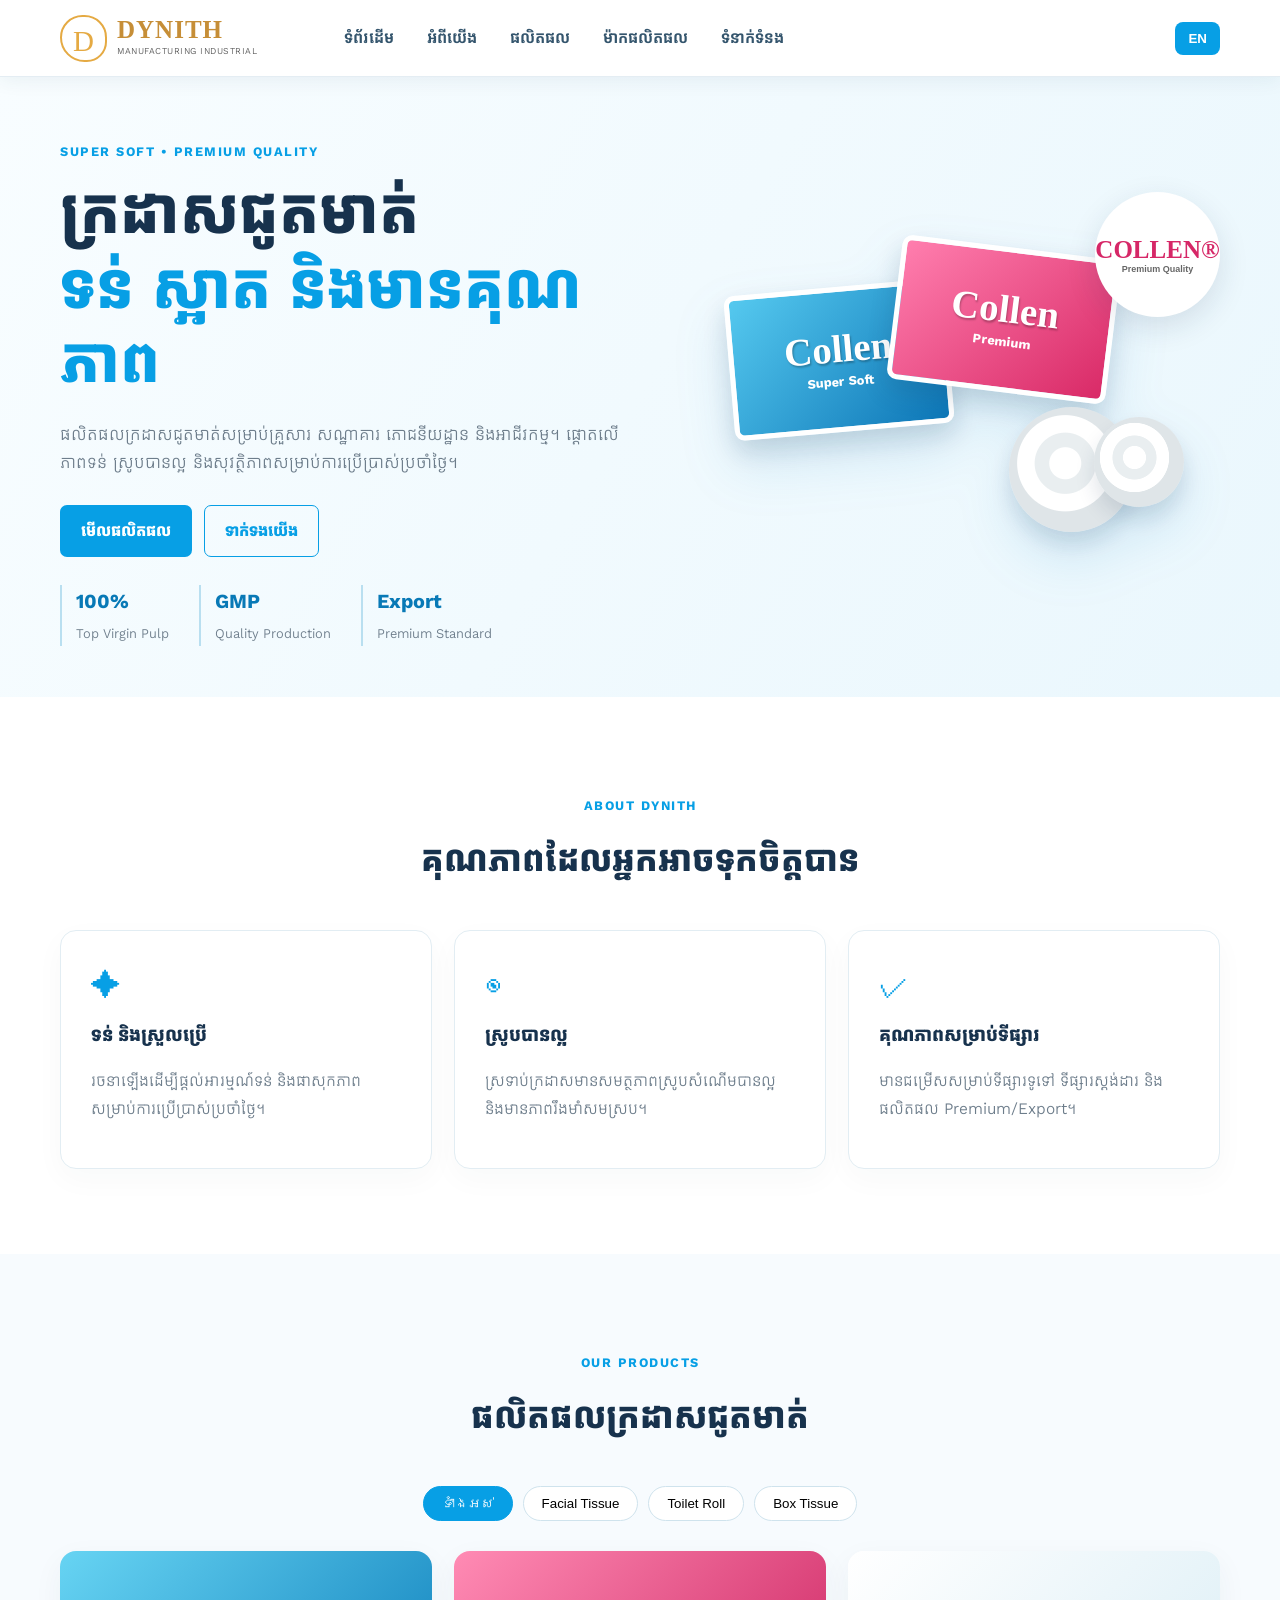
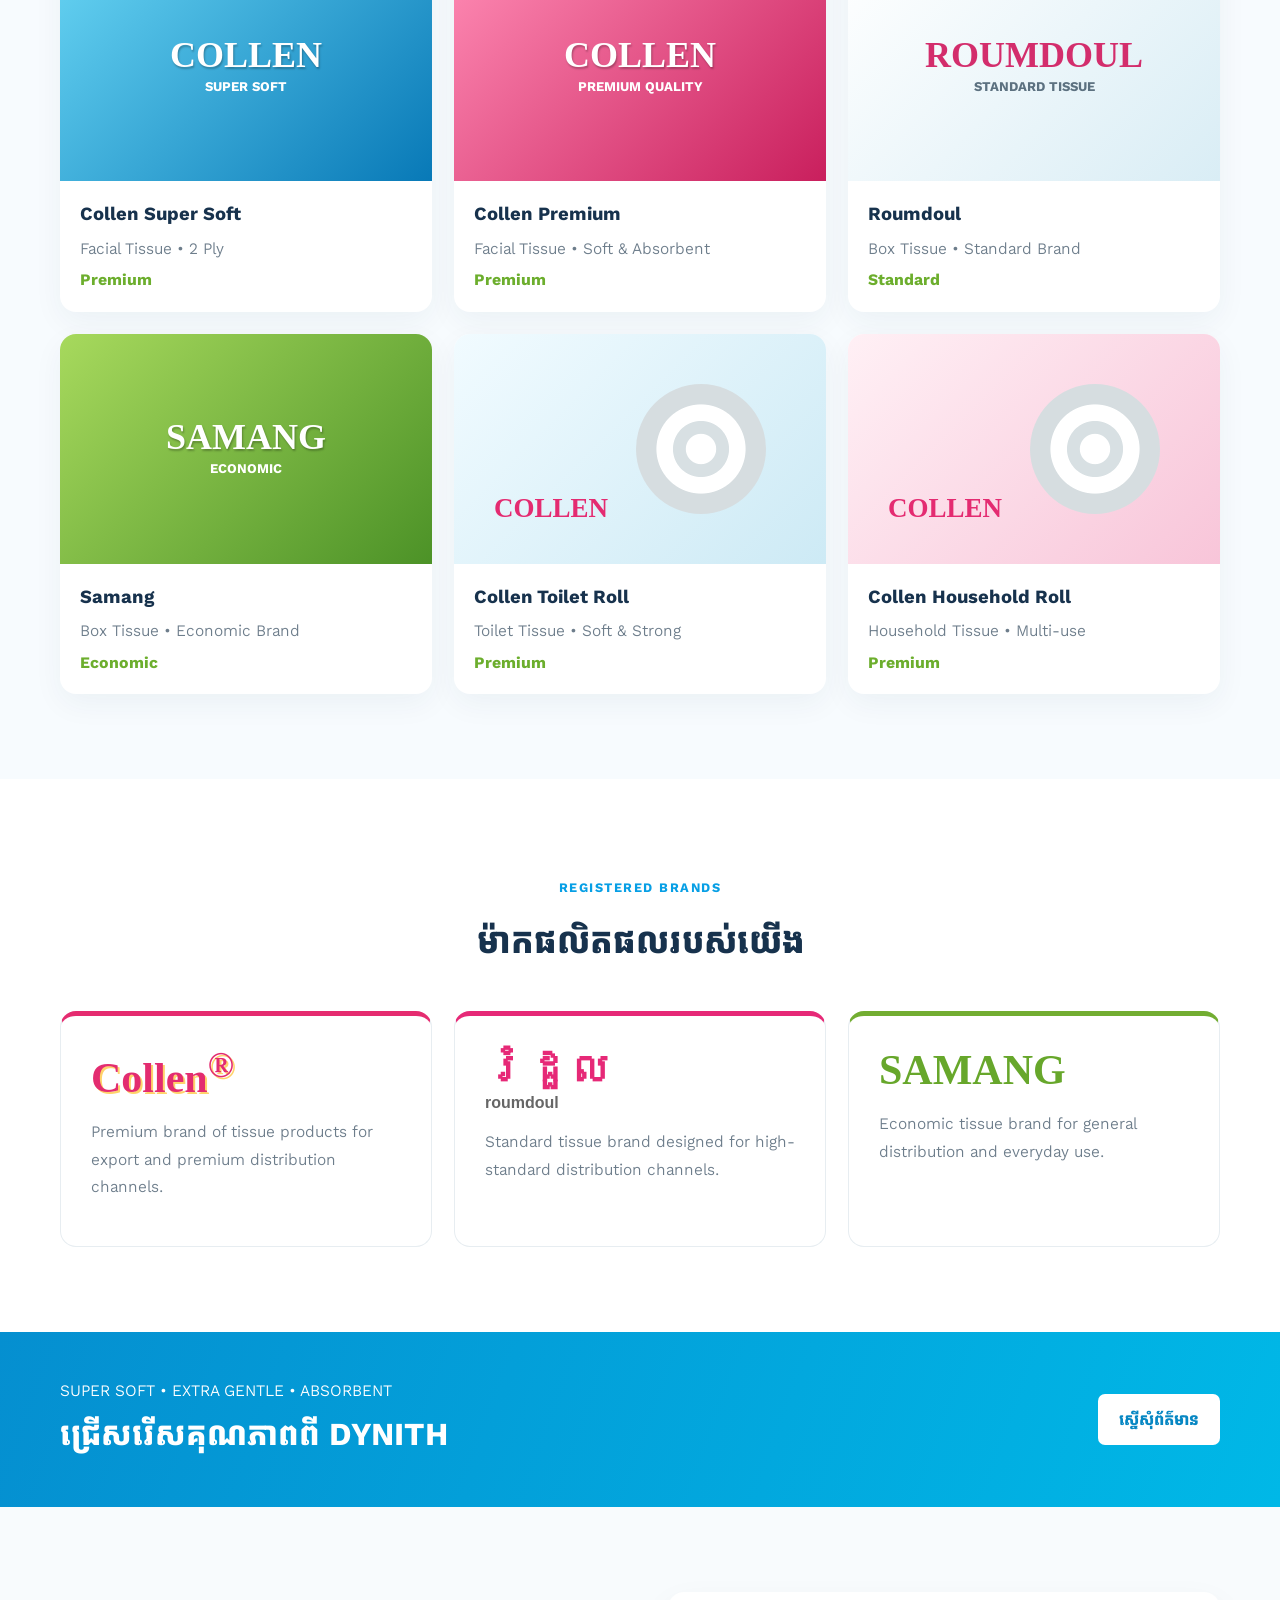
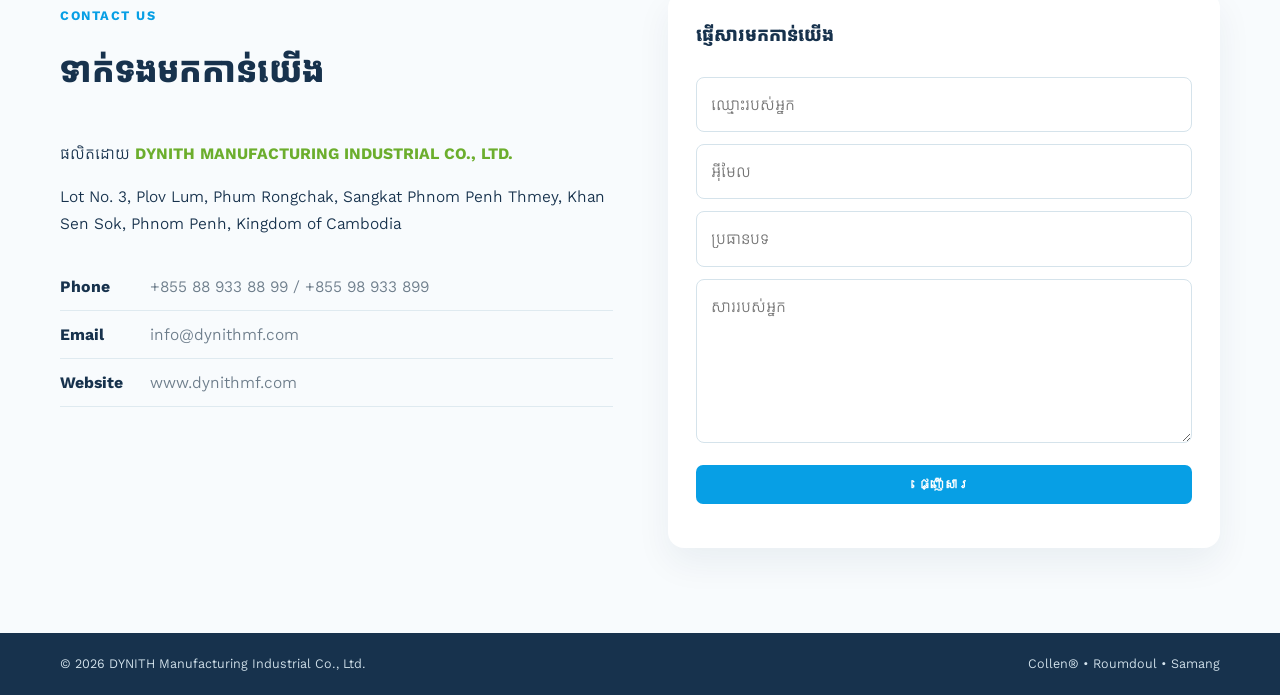
<file: index.html>
<!DOCTYPE html>
<html lang="km">
<head>
  <meta charset="UTF-8">
  <meta name="viewport" content="width=device-width, initial-scale=1.0">
  <title>Dynith Manufacturing Industrial Co., Ltd. | Tissue Products</title>
  <link rel="stylesheet" href="style.css">
</head>
<body>
  <header class="topbar">
    <div class="container nav-wrap">
      <a class="brand" href="#home">
        <div class="brand-mark">D</div>
        <div>
          <strong>DYNITH</strong>
          <span>MANUFACTURING INDUSTRIAL</span>
        </div>
      </a>
      <button class="menu-btn" id="menuBtn">☰</button>
      <nav id="mainNav">
        <a href="#home" data-km="ទំព័រដើម" data-en="Home">ទំព័រដើម</a>
        <a href="#about" data-km="អំពីយើង" data-en="About Us">អំពីយើង</a>
        <a href="#products" data-km="ផលិតផល" data-en="Products">ផលិតផល</a>
        <a href="#brands" data-km="ម៉ាកផលិតផល" data-en="Brands">ម៉ាកផលិតផល</a>
        <a href="#contact" data-km="ទំនាក់ទំនង" data-en="Contact Us">ទំនាក់ទំនង</a>
      </nav>
      <button class="lang-btn" id="langBtn">EN</button>
    </div>
  </header>

  <main id="home">
    <section class="hero">
      <div class="container hero-grid">
        <div class="hero-copy">
          <p class="eyebrow">SUPER SOFT • PREMIUM QUALITY</p>
          <h1>ក្រដាសជូតមាត់ <span>ទន់ ស្អាត និងមានគុណភាព</span></h1>
          <p class="lead">ផលិតផលក្រដាសជូតមាត់សម្រាប់គ្រួសារ សណ្ឋាគារ ភោជនីយដ្ឋាន និងអាជីវកម្ម។ ផ្តោតលើភាពទន់ ស្រូបបានល្អ និងសុវត្ថិភាពសម្រាប់ការប្រើប្រាស់ប្រចាំថ្ងៃ។</p>
          <div class="hero-actions">
            <a href="#products" class="btn primary">មើលផលិតផល</a>
            <a href="#contact" class="btn outline">ទាក់ទងយើង</a>
          </div>
          <div class="quality">
            <div><b>100%</b><small>Top Virgin Pulp</small></div>
            <div><b>GMP</b><small>Quality Production</small></div>
            <div><b>Export</b><small>Premium Standard</small></div>
          </div>
        </div>
        <div class="hero-product">
          <div class="floating-badge">COLLEN®<small>Premium Quality</small></div>
          <div class="tissue-display">
            <div class="pack pack-blue"><b>Collen</b><span>Super Soft</span></div>
            <div class="pack pack-pink"><b>Collen</b><span>Premium</span></div>
            <div class="roll"><div></div></div>
            <div class="roll small"><div></div></div>
          </div>
        </div>
      </div>
    </section>

    <section id="about" class="section">
      <div class="container">
        <div class="section-title">
          <p>ABOUT DYNITH</p>
          <h2>គុណភាពដែលអ្នកអាចទុកចិត្តបាន</h2>
        </div>
        <div class="about-grid">
          <div class="about-card">
            <div class="icon">✦</div>
            <h3>ទន់ និងស្រួលប្រើ</h3>
            <p>រចនាឡើងដើម្បីផ្តល់អារម្មណ៍ទន់ និងផាសុកភាពសម្រាប់ការប្រើប្រាស់ប្រចាំថ្ងៃ។</p>
          </div>
          <div class="about-card">
            <div class="icon">◉</div>
            <h3>ស្រូបបានល្អ</h3>
            <p>ស្រទាប់ក្រដាសមានសមត្ថភាពស្រូបសំណើមបានល្អ និងមានភាពរឹងមាំសមស្រប។</p>
          </div>
          <div class="about-card">
            <div class="icon">✓</div>
            <h3>គុណភាពសម្រាប់ទីផ្សារ</h3>
            <p>មានជម្រើសសម្រាប់ទីផ្សារទូទៅ ទីផ្សារស្តង់ដារ និងផលិតផល Premium/Export។</p>
          </div>
        </div>
      </div>
    </section>

    <section id="products" class="section products-section">
      <div class="container">
        <div class="section-title">
          <p>OUR PRODUCTS</p>
          <h2>ផលិតផលក្រដាសជូតមាត់</h2>
        </div>
        <div class="filters">
          <button class="filter active" data-filter="all">ទាំងអស់</button>
          <button class="filter" data-filter="facial">Facial Tissue</button>
          <button class="filter" data-filter="roll">Toilet Roll</button>
          <button class="filter" data-filter="box">Box Tissue</button>
        </div>
        <div class="product-grid" id="productGrid">
          <article class="product-card" data-category="facial">
            <div class="product-art blue"><span>COLLEN</span><small>SUPER SOFT</small></div>
            <div class="product-info"><h3>Collen Super Soft</h3><p>Facial Tissue • 2 Ply</p><strong>Premium</strong></div>
          </article>
          <article class="product-card" data-category="facial">
            <div class="product-art pink"><span>COLLEN</span><small>PREMIUM QUALITY</small></div>
            <div class="product-info"><h3>Collen Premium</h3><p>Facial Tissue • Soft & Absorbent</p><strong>Premium</strong></div>
          </article>
          <article class="product-card" data-category="box">
            <div class="product-art white"><span>ROUMDOUL</span><small>STANDARD TISSUE</small></div>
            <div class="product-info"><h3>Roumdoul</h3><p>Box Tissue • Standard Brand</p><strong>Standard</strong></div>
          </article>
          <article class="product-card" data-category="box">
            <div class="product-art green"><span>SAMANG</span><small>ECONOMIC</small></div>
            <div class="product-info"><h3>Samang</h3><p>Box Tissue • Economic Brand</p><strong>Economic</strong></div>
          </article>
          <article class="product-card" data-category="roll">
            <div class="product-art roll-art"><div class="big-roll"></div><span>COLLEN</span></div>
            <div class="product-info"><h3>Collen Toilet Roll</h3><p>Toilet Tissue • Soft & Strong</p><strong>Premium</strong></div>
          </article>
          <article class="product-card" data-category="roll">
            <div class="product-art roll-art pink-bg"><div class="big-roll"></div><span>COLLEN</span></div>
            <div class="product-info"><h3>Collen Household Roll</h3><p>Household Tissue • Multi-use</p><strong>Premium</strong></div>
          </article>
        </div>
      </div>
    </section>

    <section id="brands" class="section brands-section">
      <div class="container">
        <div class="section-title">
          <p>REGISTERED BRANDS</p>
          <h2>ម៉ាកផលិតផលរបស់យើង</h2>
        </div>
        <div class="brand-grid">
          <div class="brand-card coll"><div class="brand-logo">Collen<sup>®</sup></div><p>Premium brand of tissue products for export and premium distribution channels.</p></div>
          <div class="brand-card rom"><div class="brand-logo">រំដួល <span>roumdoul</span></div><p>Standard tissue brand designed for high-standard distribution channels.</p></div>
          <div class="brand-card sam"><div class="brand-logo">SAMANG</div><p>Economic tissue brand for general distribution and everyday use.</p></div>
        </div>
      </div>
    </section>

    <section class="cta">
      <div class="container cta-inner">
        <div><p>SUPER SOFT • EXTRA GENTLE • ABSORBENT</p><h2>ជ្រើសរើសគុណភាពពី DYNITH</h2></div>
        <a class="btn light" href="#contact">ស្នើសុំព័ត៌មាន</a>
      </div>
    </section>

    <section id="contact" class="section contact-section">
      <div class="container contact-grid">
        <div>
          <div class="section-title left"><p>CONTACT US</p><h2>ទាក់ទងមកកាន់យើង</h2></div>
          <p>ផលិតដោយ <b class="green-text">DYNITH MANUFACTURING INDUSTRIAL CO., LTD.</b></p>
          <p>Lot No. 3, Plov Lum, Phum Rongchak, Sangkat Phnom Penh Thmey, Khan Sen Sok, Phnom Penh, Kingdom of Cambodia</p>
          <div class="contact-list">
            <div><b>Phone</b><span>+855 88 933 88 99 / +855 98 933 899</span></div>
            <div><b>Email</b><span>info@dynithmf.com</span></div>
            <div><b>Website</b><span>www.dynithmf.com</span></div>
          </div>
        </div>
        <form id="contactForm" class="contact-form">
          <h3>ផ្ញើសារមកកាន់យើង</h3>
          <input required type="text" placeholder="ឈ្មោះរបស់អ្នក">
          <input required type="email" placeholder="អ៊ីមែល">
          <input type="text" placeholder="ប្រធានបទ">
          <textarea required rows="5" placeholder="សាររបស់អ្នក"></textarea>
          <button class="btn primary" type="submit">ផ្ញើសារ</button>
          <p id="formMsg"></p>
        </form>
      </div>
    </section>
  </main>

  <footer>
    <div class="container footer-inner">
      <span>© 2026 DYNITH Manufacturing Industrial Co., Ltd.</span>
      <span>Collen® • Roumdoul • Samang</span>
    </div>
  </footer>
  <script src="script.js"></script>
</body>
</html>
</file>
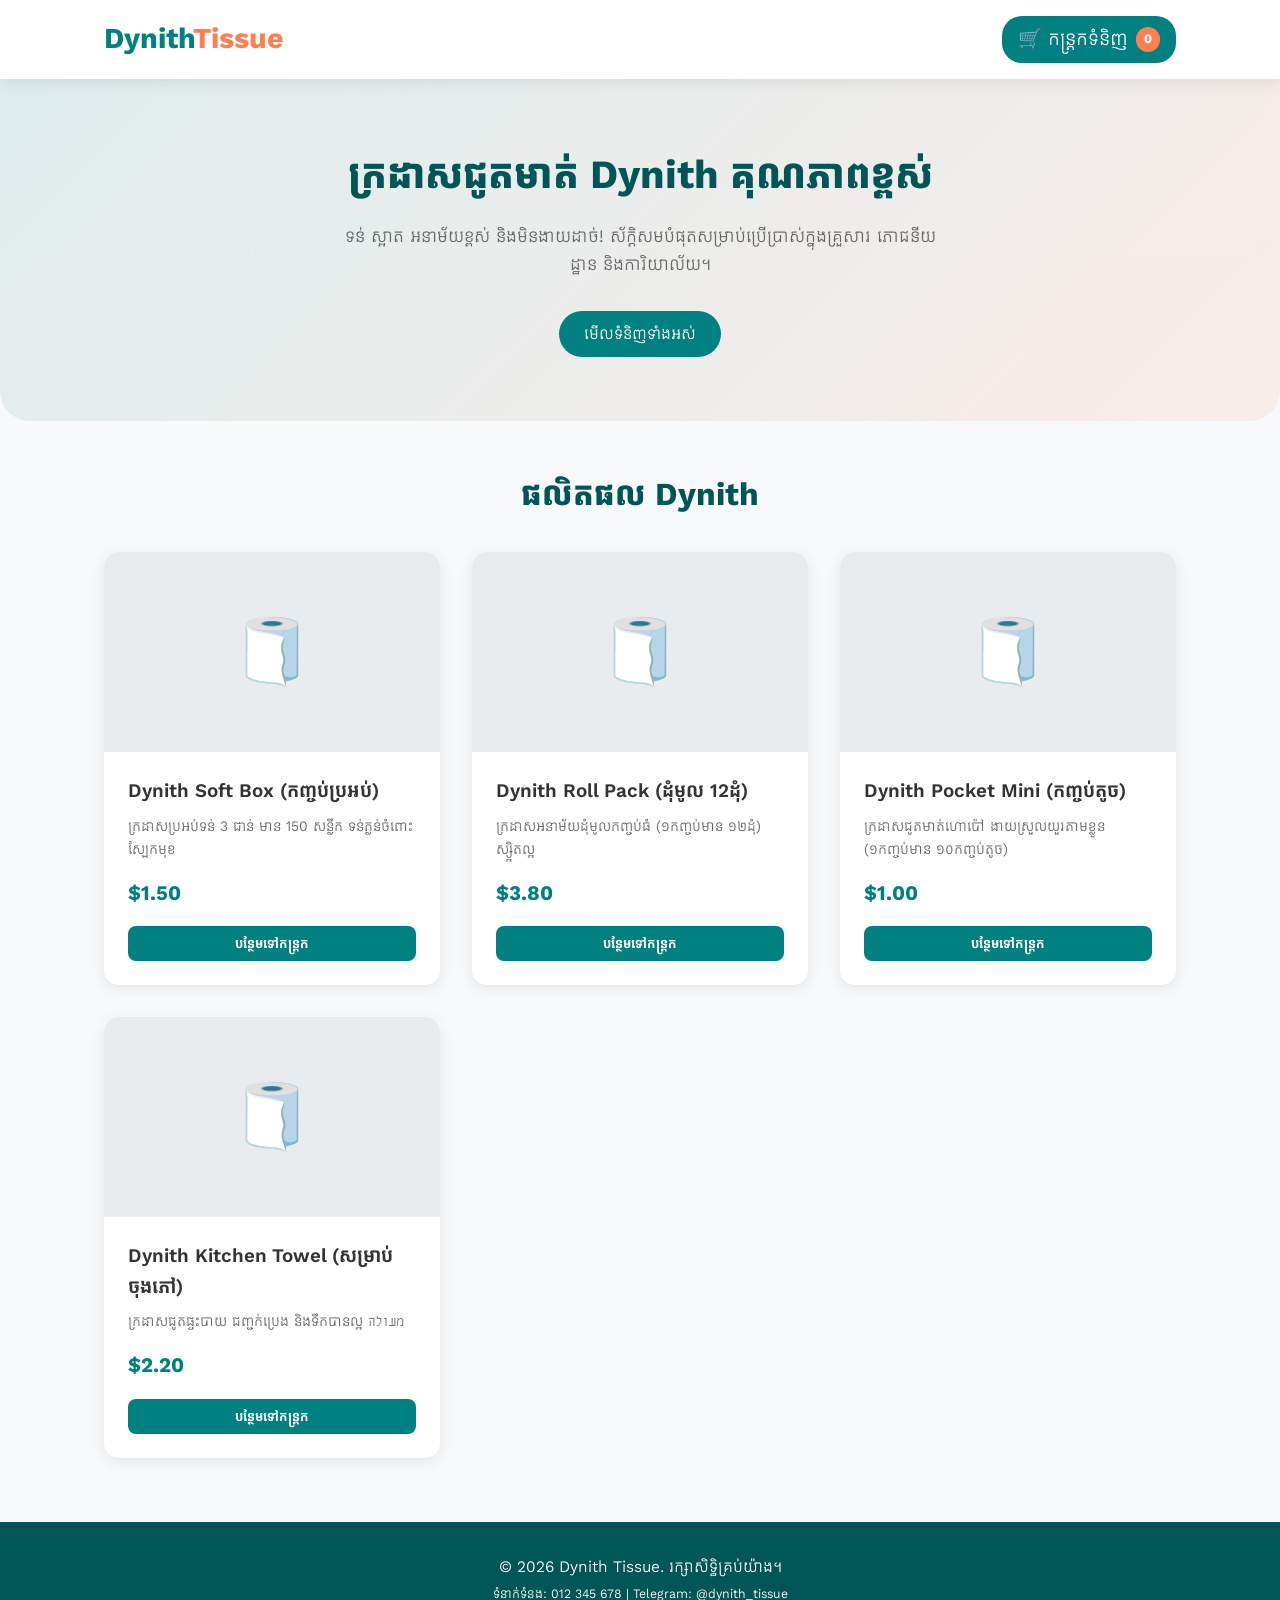
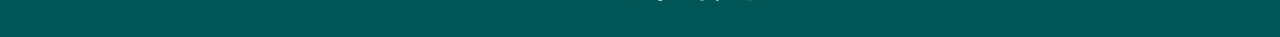
<file: website.html>
<!DOCTYPE html>
<html lang="km">
<head>
    <meta charset="UTF-8">
    <meta name="viewport" content="width=device-width, initial-scale=1.0">
    <title>Dynith Tissue - ក្រដាសជូតមាត់គុណភាពខ្ពស់</title>
    <!-- Google Fonts for Khmer -->
    <link href="https://fonts.googleapis.com/css2?family=Kantumruy+Pro:wght@300;400;600;700&display=swap" rel="stylesheet">
    
    <style>
        /* ================= CSS STYLES ================= */
        :root {
            --primary-color: #008080; /* Teal/Cyan-green tone */
            --primary-dark: #005656;
            --accent-color: #ff7f50;
            --bg-light: #f8f9fa;
            --text-color: #333;
            --white: #ffffff;
            --shadow: 0 4px 15px rgba(0,0,0,0.08);
        }

        * {
            box-sizing: border-box;
            margin: 0;
            padding: 0;
            font-family: 'Kantumruy Pro', sans-serif;
        }

        body {
            background-color: var(--bg-light);
            color: var(--text-color);
            line-height: 1.6;
        }

        /* Header / Navigation */
        header {
            background-color: var(--white);
            box-shadow: var(--shadow);
            position: sticky;
            top: 0;
            z-index: 100;
        }

        .navbar {
            display: flex;
            justify-content: space-between;
            align-items: center;
            padding: 1rem 5%;
            max-width: 1200px;
            margin: 0 auto;
        }

        .logo {
            font-size: 1.8rem;
            font-weight: 700;
            color: var(--primary-color);
            text-decoration: none;
        }

        .logo span {
            color: var(--accent-color);
        }

        .cart-icon {
            position: relative;
            cursor: pointer;
            font-size: 1.2rem;
            background: var(--primary-color);
            color: var(--white);
            padding: 8px 16px;
            border-radius: 20px;
            display: flex;
            align-items: center;
            gap: 8px;
        }

        .cart-count {
            background: var(--accent-color);
            color: white;
            border-radius: 50%;
            padding: 2px 8px;
            font-size: 0.8rem;
            font-weight: bold;
        }

        /* Hero Banner */
        .hero {
            background: linear-gradient(135deg, rgba(0,128,128,0.1), rgba(255,127,80,0.1));
            padding: 4rem 5%;
            text-align: center;
            border-bottom-left-radius: 30px;
            border-bottom-right-radius: 30px;
        }

        .hero h1 {
            font-size: 2.5rem;
            color: var(--primary-dark);
            margin-bottom: 1rem;
        }

        .hero p {
            font-size: 1.1rem;
            color: #666;
            max-width: 600px;
            margin: 0 auto 2rem;
        }

        .btn {
            background-color: var(--primary-color);
            color: var(--white);
            padding: 10px 25px;
            border: none;
            border-radius: 25px;
            font-size: 1rem;
            cursor: pointer;
            transition: 0.3s;
            text-decoration: none;
            display: inline-block;
        }

        .btn:hover {
            background-color: var(--primary-dark);
        }

        /* Product Section */
        .container {
            max-width: 1200px;
            margin: 3rem auto;
            padding: 0 5%;
        }

        .section-title {
            text-align: center;
            font-size: 2rem;
            color: var(--primary-dark);
            margin-bottom: 2rem;
            position: relative;
        }

        .products-grid {
            display: grid;
            grid-template-columns: repeat(auto-fit, minmax(280px, 1fr));
            gap: 2rem;
        }

        .product-card {
            background: var(--white);
            border-radius: 15px;
            overflow: hidden;
            box-shadow: var(--shadow);
            transition: transform 0.3s ease;
            display: flex;
            flex-direction: column;
            justify-content: space-between;
        }

        .product-card:hover {
            transform: translateY(-5px);
        }

        .product-img {
            width: 100%;
            height: 200px;
            background-color: #e9ecef;
            display: flex;
            align-items: center;
            justify-content: center;
            font-size: 4rem;
        }

        .product-info {
            padding: 1.5rem;
            flex-grow: 1;
            display: flex;
            flex-direction: column;
            justify-content: space-between;
        }

        .product-title {
            font-size: 1.2rem;
            font-weight: 600;
            margin-bottom: 0.5rem;
        }

        .product-desc {
            font-size: 0.9rem;
            color: #666;
            margin-bottom: 1rem;
        }

        .product-price {
            font-size: 1.3rem;
            font-weight: 700;
            color: var(--primary-color);
            margin-bottom: 1rem;
        }

        .add-to-cart-btn {
            width: 100%;
            background-color: var(--primary-color);
            color: white;
            border: none;
            padding: 10px;
            border-radius: 8px;
            font-weight: 600;
            cursor: pointer;
            transition: background 0.2s;
        }

        .add-to-cart-btn:hover {
            background-color: var(--primary-dark);
        }

        /* Cart Modal Drawer */
        .cart-modal {
            position: fixed;
            top: 0;
            right: -100%;
            width: 350px;
            height: 100%;
            background: var(--white);
            box-shadow: -5px 0 15px rgba(0,0,0,0.1);
            transition: 0.3s ease;
            z-index: 101;
            padding: 2rem;
            display: flex;
            flex-direction: column;
        }

        .cart-modal.active {
            right: 0;
        }

        .cart-header {
            display: flex;
            justify-content: space-between;
            align-items: center;
            border-bottom: 1px solid #eee;
            padding-bottom: 1rem;
            margin-bottom: 1rem;
        }

        .close-cart {
            cursor: pointer;
            font-size: 1.5rem;
            background: none;
            border: none;
        }

        .cart-items {
            flex-grow: 1;
            overflow-y: auto;
        }

        .cart-item {
            display: flex;
            justify-content: space-between;
            align-items: center;
            margin-bottom: 1rem;
            padding-bottom: 0.5rem;
            border-bottom: 1px solid #f0f0f0;
        }

        .cart-footer {
            border-top: 1px solid #eee;
            padding-top: 1rem;
        }

        .total-price {
            font-size: 1.2rem;
            font-weight: bold;
            display: flex;
            justify-content: space-between;
            margin-bottom: 1rem;
        }

        /* Overlay */
        .overlay {
            position: fixed;
            top: 0;
            left: 0;
            width: 100%;
            height: 100%;
            background: rgba(0,0,0,0.4);
            display: none;
            z-index: 100;
        }

        .overlay.active {
            display: block;
        }

        /* Footer */
        footer {
            background-color: var(--primary-dark);
            color: var(--white);
            text-align: center;
            padding: 2rem;
            margin-top: 4rem;
        }

        /* Responsive */
        @media (max-width: 500px) {
            .cart-modal {
                width: 100%;
            }
        }
    </style>
</head>
<body>

    <!-- Overlay -->
    <div class="overlay" id="overlay" onclick="toggleCart()"></div>

    <!-- Header Navigation -->
    <header>
        <div class="navbar">
            <a href="#" class="logo">Dynith<span>Tissue</span></a>
            <div class="cart-icon" onclick="toggleCart()">
                🛒 កន្ត្រកទំនិញ
                <span class="cart-count" id="cartCount">0</span>
            </div>
        </div>
    </header>

    <!-- Hero Section -->
    <section class="hero">
        <h1>ក្រដាសជូតមាត់ Dynith គុណភាពខ្ពស់</h1>
        <p>ទន់ ស្អាត អនាម័យខ្ពស់ និងមិនងាយដាច់! ស័ក្តិសមបំផុតសម្រាប់ប្រើប្រាស់ក្នុងគ្រួសារ ភោជនីយដ្ឋាន និងការិយាល័យ។</p>
        <a href="#products" class="btn">មើលទំនិញទាំងអស់</a>
    </section>

    <!-- Product Catalog Section -->
    <section class="container" id="products">
        <h2 class="section-title">ផលិតផល Dynith</h2>
        <div class="products-grid" id="productGrid">
            <!-- Products will be injected via JS -->
        </div>
    </section>

    <!-- Cart Drawer Modal -->
    <div class="cart-modal" id="cartModal">
        <div class="cart-header">
            <h3>កន្ត្រកទំនិញរបស់អ្នក</h3>
            <button class="close-cart" onclick="toggleCart()">&times;</button>
        </div>
        <div class="cart-items" id="cartItems">
            <p style="text-align: center; color: #888; margin-top: 2rem;">មិនទាន់មានទំនិញនៅក្នុងកន្ត្រកទេ</p>
        </div>
        <div class="cart-footer">
            <div class="total-price">
                <span>តម្លៃសរុប:</span>
                <span id="totalAmount">$0.00</span>
            </div>
            <button class="btn" style="width: 100%;" onclick="checkout()">បញ្ជាទិញឥឡូវនេះ</button>
        </div>
    </div>

    <!-- Footer -->
    <footer>
        <p>&copy; 2026 Dynith Tissue. រក្សាសិទ្ធិគ្រប់យ៉ាង។</p>
        <p style="font-size: 0.8rem; margin-top: 5px;">ទំនាក់ទំនង: 012 345 678 | Telegram: @dynith_tissue</p>
    </footer>

    <!-- ================= JAVASCRIPT ================= -->
    <script>
        // Data: Products List
        const products = [
            {
                id: 1,
                name: "Dynith Soft Box (កញ្ចប់ប្រអប់)",
                desc: "ក្រដាសប្រអប់ទន់ 3 ជាន់ មាន 150 សន្លឹក ទន់ភ្លន់ចំពោះស្បែកមុខ",
                price: 1.50,
                icon: "🧻"
            },
            {
                id: 2,
                name: "Dynith Roll Pack (ដុំមូល 12ដុំ)",
                desc: "ក្រដាសអនាម័យដុំមូលកញ្ចប់ធំ (១កញ្ចប់មាន ១២ដុំ) ស្ស្អិតល្អ",
                price: 3.80,
                icon: "🧻"
            },
            {
                id: 3,
                name: "Dynith Pocket Mini (កញ្ចប់តូច)",
                desc: "ក្រដាសជូតមាត់ហោប៉ៅ ងាយស្រួលយួរតាមខ្លួន (១កញ្ចប់មាន ១០កញ្ចប់តូច)",
                price: 1.00,
                icon: "🧻"
            },
            {
                id: 4,
                name: "Dynith Kitchen Towel (សម្រាប់ចុងភៅ)",
                desc: "ក្រដាសជូតផ្ទះបាយ ជញ្ជក់ប្រេង និងទឹកបានល្អ מעולה",
                price: 2.20,
                icon: "🧻"
            }
        ];

        let cart = [];

        // Render Products to Webpage
        function displayProducts() {
            const grid = document.getElementById('productGrid');
            grid.innerHTML = products.map(product => `
                <div class="product-card">
                    <div class="product-img">${product.icon}</div>
                    <div class="product-info">
                        <div>
                            <div class="product-title">${product.name}</div>
                            <div class="product-desc">${product.desc}</div>
                        </div>
                        <div>
                            <div class="product-price">$${product.price.toFixed(2)}</div>
                            <button class="add-to-cart-btn" onclick="addToCart(${product.id})">
                                បន្ថែមទៅកន្ត្រក
                            </button>
                        </div>
                    </div>
                </div>
            `).join('');
        }

        // Toggle Cart Modal View
        function toggleCart() {
            document.getElementById('cartModal').classList.toggle('active');
            document.getElementById('overlay').classList.toggle('active');
        }

        // Add Product to Cart Logic
        function addToCart(productId) {
            const product = products.find(p => p.id === productId);
            const existingItem = cart.find(item => item.id === productId);

            if (existingItem) {
                existingItem.quantity += 1;
            } else {
                cart.push({ ...product, quantity: 1 });
            }

            updateCartUI();
        }

        // Remove Item from Cart
        function removeFromCart(productId) {
            cart = cart.filter(item => item.id !== productId);
            updateCartUI();
        }

        // Update Cart Interface & Total
        function updateCartUI() {
            // Count total items
            const totalCount = cart.reduce((sum, item) => sum + item.quantity, 0);
            document.getElementById('cartCount').innerText = totalCount;

            // Render Cart List
            const cartItemsContainer = document.getElementById('cartItems');
            
            if (cart.length === 0) {
                cartItemsContainer.innerHTML = `<p style="text-align: center; color: #888; margin-top: 2rem;">មិនទាន់មានទំនិញនៅក្នុងកន្ត្រកទេ</p>`;
            } else {
                cartItemsContainer.innerHTML = cart.map(item => `
                    <div class="cart-item">
                        <div>
                            <strong style="font-size: 0.95rem;">${item.name}</strong><br>
                            <span style="color: #666; font-size: 0.85rem;">$${item.price.toFixed(2)} x ${item.quantity}</span>
                        </div>
                        <div style="display: flex; align-items: center; gap: 10px;">
                            <strong>$${(item.price * item.quantity).toFixed(2)}</strong>
                            <button onclick="removeFromCart(${item.id})" style="background: none; border: none; color: red; cursor: pointer;">🗑️</button>
                        </div>
                    </div>
                `).join('');
            }

            // Calculate Total Amount
            const totalAmount = cart.reduce((sum, item) => sum + (item.price * item.quantity), 0);
            document.getElementById('totalAmount').innerText = `$${totalAmount.toFixed(2)}`;
        }

        // Checkout Button Action
        function checkout() {
            if (cart.length === 0) {
                alert('សូមបន្ថែមទំនិញទៅក្នុងកន្ត្រកជាមុនសិន!');
                return;
            }
            alert('អរគុណសម្រាប់ការបញ្ជាទិញក្រដាសជូតមាត់ Dynith! យើងនឹងទាក់ទងទៅអ្នកឆាប់ៗនេះ។');
            cart = [];
            updateCartUI();
            toggleCart();
        }

        // Initialize Page
        displayProducts();
    </script>
</body>
</html>
</file>
<file: style.css>
@import url('https://fonts.googleapis.com/css2?family=Kantumruy+Pro:wght@400;500;600;700&display=swap');

:root{--blue:#079fe5;--deep:#0879b6;--green:#6cae2d;--pink:#e72d73;--gold:#e5aa43;--dark:#17324d;--muted:#6d7d8b;--bg:#f7fbfe}
*{box-sizing:border-box;scroll-behavior:smooth}
body{margin:0;font-family:"Kantumruy Pro",Arial,sans-serif;color:var(--dark);background:#fff;line-height:1.7}
a{text-decoration:none;color:inherit}
.container{width:min(1160px,92%);margin:auto}
.topbar{position:sticky;top:0;z-index:20;background:#fff;border-bottom:1px solid #e4edf3;box-shadow:0 4px 18px #153b5510}
.nav-wrap{height:76px;display:flex;align-items:center;gap:25px}
.brand{display:flex;align-items:center;gap:10px;min-width:245px}
.brand-mark{width:47px;height:47px;border:2px solid var(--gold);border-radius:50% 50% 45% 55%;display:grid;place-items:center;color:var(--gold);font-size:29px;font-family:Georgia}
.brand strong{display:block;font:700 25px Georgia;color:#c68e37;letter-spacing:1px}
.brand span{display:block;font-size:9px;color:#555;letter-spacing:.5px}
nav{display:flex;gap:5px;flex:1}
nav a{padding:12px 14px;border-radius:8px;font-weight:600;color:#34556d}
nav a:hover{background:#eaf7fd;color:var(--blue)}
.lang-btn,.menu-btn{border:0;background:var(--blue);color:#fff;border-radius:8px;padding:9px 13px;font-weight:700;cursor:pointer}
.menu-btn{display:none}
.hero{background:linear-gradient(120deg,#f8fdff,#eaf7fd);overflow:hidden}
.hero-grid{min-height:620px;display:grid;grid-template-columns:1fr 1fr;align-items:center;gap:35px}
.eyebrow,.section-title p{color:var(--blue);font-weight:700;letter-spacing:1.5px;font-size:13px}
.hero h1{font-size:clamp(36px,5vw,62px);line-height:1.2;margin:10px 0 20px}
.hero h1 span{display:block;color:var(--blue)}
.lead{color:var(--muted);font-size:17px;max-width:620px}
.hero-actions{display:flex;gap:12px;margin:28px 0}
.btn{display:inline-block;padding:11px 20px;border-radius:7px;border:1px solid transparent;font-weight:700;cursor:pointer}
.primary{background:var(--blue);color:#fff}.primary:hover{background:var(--deep)}
.outline{border-color:var(--blue);color:var(--blue)}.outline:hover{background:var(--blue);color:#fff}
.quality{display:flex;gap:30px}.quality div{border-left:2px solid #b9dff0;padding-left:14px}.quality b{display:block;color:var(--deep);font-size:20px}.quality small{color:var(--muted)}
.hero-product{position:relative;min-height:470px;display:grid;place-items:center}
.tissue-display{width:500px;height:330px;position:relative;filter:drop-shadow(0 25px 25px #0879b620)}
.pack{position:absolute;width:220px;height:145px;border-radius:10px;display:flex;flex-direction:column;align-items:center;justify-content:center;color:white;box-shadow:0 12px 25px #17324d25;border:5px solid #fff;transform:rotate(-5deg)}
.pack b{font:800 39px Georgia;text-shadow:1px 2px 2px #0004}.pack span{font-size:13px;font-weight:700}
.pack-blue{left:40px;top:65px;background:linear-gradient(135deg,#55c9ef,#0d76b7)}.pack-pink{left:205px;top:25px;background:linear-gradient(135deg,#ff7eae,#d92a67);transform:rotate(7deg)}
.roll{position:absolute;right:55px;bottom:20px;width:125px;height:125px;border-radius:50%;background:radial-gradient(circle at 45% 45%,#fff 0 16%,#e9eef0 17% 31%,#fff 32% 49%,#dfe5e8 50% 100%);box-shadow:0 12px 20px #17324d20}.roll.small{width:90px;height:90px;right:5px;bottom:45px}
.floating-badge{position:absolute;right:0;top:40px;background:#fff;border-radius:50%;width:125px;height:125px;display:grid;place-content:center;text-align:center;color:#d62767;font:800 25px Georgia;box-shadow:0 10px 30px #17324d20;z-index:3}.floating-badge small{display:block;font:600 9px Arial;color:#666}
.section{padding:85px 0}.section-title{text-align:center;margin-bottom:40px}.section-title h2{font-size:35px;margin:0}.section-title.left{text-align:left}.about-grid,.brand-grid{display:grid;grid-template-columns:repeat(3,1fr);gap:22px}
.about-card{padding:30px;border:1px solid #e2edf3;border-radius:16px;background:#fff;box-shadow:0 10px 30px #17324d08}.about-card .icon{font-size:30px;color:var(--blue)}.about-card h3{margin:8px 0}.about-card p,.brand-card p{color:var(--muted)}
.products-section{background:var(--bg)}.filters{display:flex;justify-content:center;gap:10px;margin-bottom:30px;flex-wrap:wrap}.filter{border:1px solid #cfe3ed;background:#fff;border-radius:30px;padding:9px 18px;cursor:pointer}.filter.active,.filter:hover{background:var(--blue);color:#fff;border-color:var(--blue)}
.product-grid{display:grid;grid-template-columns:repeat(3,1fr);gap:22px}.product-card{background:#fff;border-radius:16px;overflow:hidden;box-shadow:0 10px 30px #17324d0d;transition:.25s}.product-card:hover{transform:translateY(-6px);box-shadow:0 18px 35px #17324d18}.product-art{height:230px;display:flex;align-items:center;justify-content:center;flex-direction:column;position:relative;overflow:hidden}.product-art span{font:800 36px Georgia;color:#fff;text-shadow:1px 2px 2px #0004}.product-art small{font-weight:700;color:#fff}.product-art.blue{background:linear-gradient(135deg,#67d4f3,#0879b7)}.product-art.pink{background:linear-gradient(135deg,#ff8bb4,#c91f5d)}.product-art.white{background:linear-gradient(135deg,#fff,#d9edf5)}.product-art.white span{color:#d32d6c;text-shadow:none}.product-art.white small{color:#5c7180}.product-art.green{background:linear-gradient(135deg,#a7d95d,#4c9227)}.product-info{padding:18px 20px}.product-info h3{margin:0}.product-info p{color:var(--muted);margin:4px 0}.product-info strong{color:var(--green)}
.roll-art{background:linear-gradient(135deg,#f1fbff,#cdeaf5)}.pink-bg{background:linear-gradient(135deg,#fff0f5,#f8c5d9)}.big-roll{width:130px;height:130px;border-radius:50%;background:radial-gradient(circle,#fff 0 16%,#d8e0e3 17% 30%,#fff 31% 48%,#d6dde0 49%);position:absolute;right:60px}.roll-art span{position:absolute;left:40px;bottom:40px;font-size:27px;color:#e42b71;text-shadow:none}
.brand-grid{grid-template-columns:repeat(3,1fr)}.brand-card{padding:30px;border-radius:16px;background:#fff;border:1px solid #e7edf1;min-height:220px}.brand-card.coll{border-top:5px solid #e52c70}.brand-card.rom{border-top:5px solid #e62977}.brand-card.sam{border-top:5px solid #72ad31}.brand-logo{font:800 42px Georgia;margin-bottom:12px}.coll .brand-logo{color:#e32c70;text-shadow:2px 2px #ffd36b}.rom .brand-logo{color:#e62977;font-family:Arial}.rom .brand-logo span{display:block;font-size:16px;color:#666}.sam .brand-logo{color:#67a72b}
.cta{background:linear-gradient(110deg,#058fd0,#00b8e7);color:#fff;padding:45px 0}.cta-inner{display:flex;justify-content:space-between;align-items:center;gap:25px}.cta h2{margin:0;font-size:32px}.cta p{margin:0 0 4px}.btn.light{background:#fff;color:#0787c3}
.contact-section{background:#f8fbfd}.contact-grid{display:grid;grid-template-columns:1fr 1fr;gap:55px}.green-text{color:var(--green)}.contact-list{margin-top:25px}.contact-list div{display:flex;gap:15px;padding:10px 0;border-bottom:1px solid #dfeaf0}.contact-list b{width:75px}.contact-list span{color:var(--muted)}
.contact-form{background:#fff;padding:28px;border-radius:16px;box-shadow:0 15px 35px #17324d10}.contact-form h3{margin-top:0}input,textarea{width:100%;padding:13px 14px;margin:6px 0;border:1px solid #d5e3eb;border-radius:8px;font:inherit;outline:none}input:focus,textarea:focus{border-color:var(--blue);box-shadow:0 0 0 3px #079fe515}.contact-form button{margin-top:8px;width:100%}#formMsg{color:var(--green);font-weight:600}
footer{background:#17324d;color:#d8e7f0;padding:20px 0}.footer-inner{display:flex;justify-content:space-between;gap:15px;font-size:13px}
@media(max-width:850px){.nav-wrap{height:68px}.brand{min-width:0;flex:1}nav{display:none;position:absolute;left:4%;right:4%;top:73px;background:#fff;padding:10px;flex-direction:column;box-shadow:0 15px 35px #17324d20;border-radius:12px}nav.show{display:flex}.menu-btn{display:block}.hero-grid,.contact-grid{grid-template-columns:1fr}.hero{padding:55px 0}.hero-product{min-height:390px}.about-grid,.product-grid,.brand-grid{grid-template-columns:1fr 1fr}.cta-inner{flex-direction:column;align-items:flex-start}}
@media(max-width:560px){.brand strong{font-size:20px}.brand span{font-size:7px}.about-grid,.product-grid,.brand-grid{grid-template-columns:1fr}.hero h1{font-size:39px}.tissue-display{transform:scale(.72)}.quality{gap:12px;flex-wrap:wrap}.quality div{min-width:105px}.footer-inner{flex-direction:column}.cta h2{font-size:25px}}
</file>
